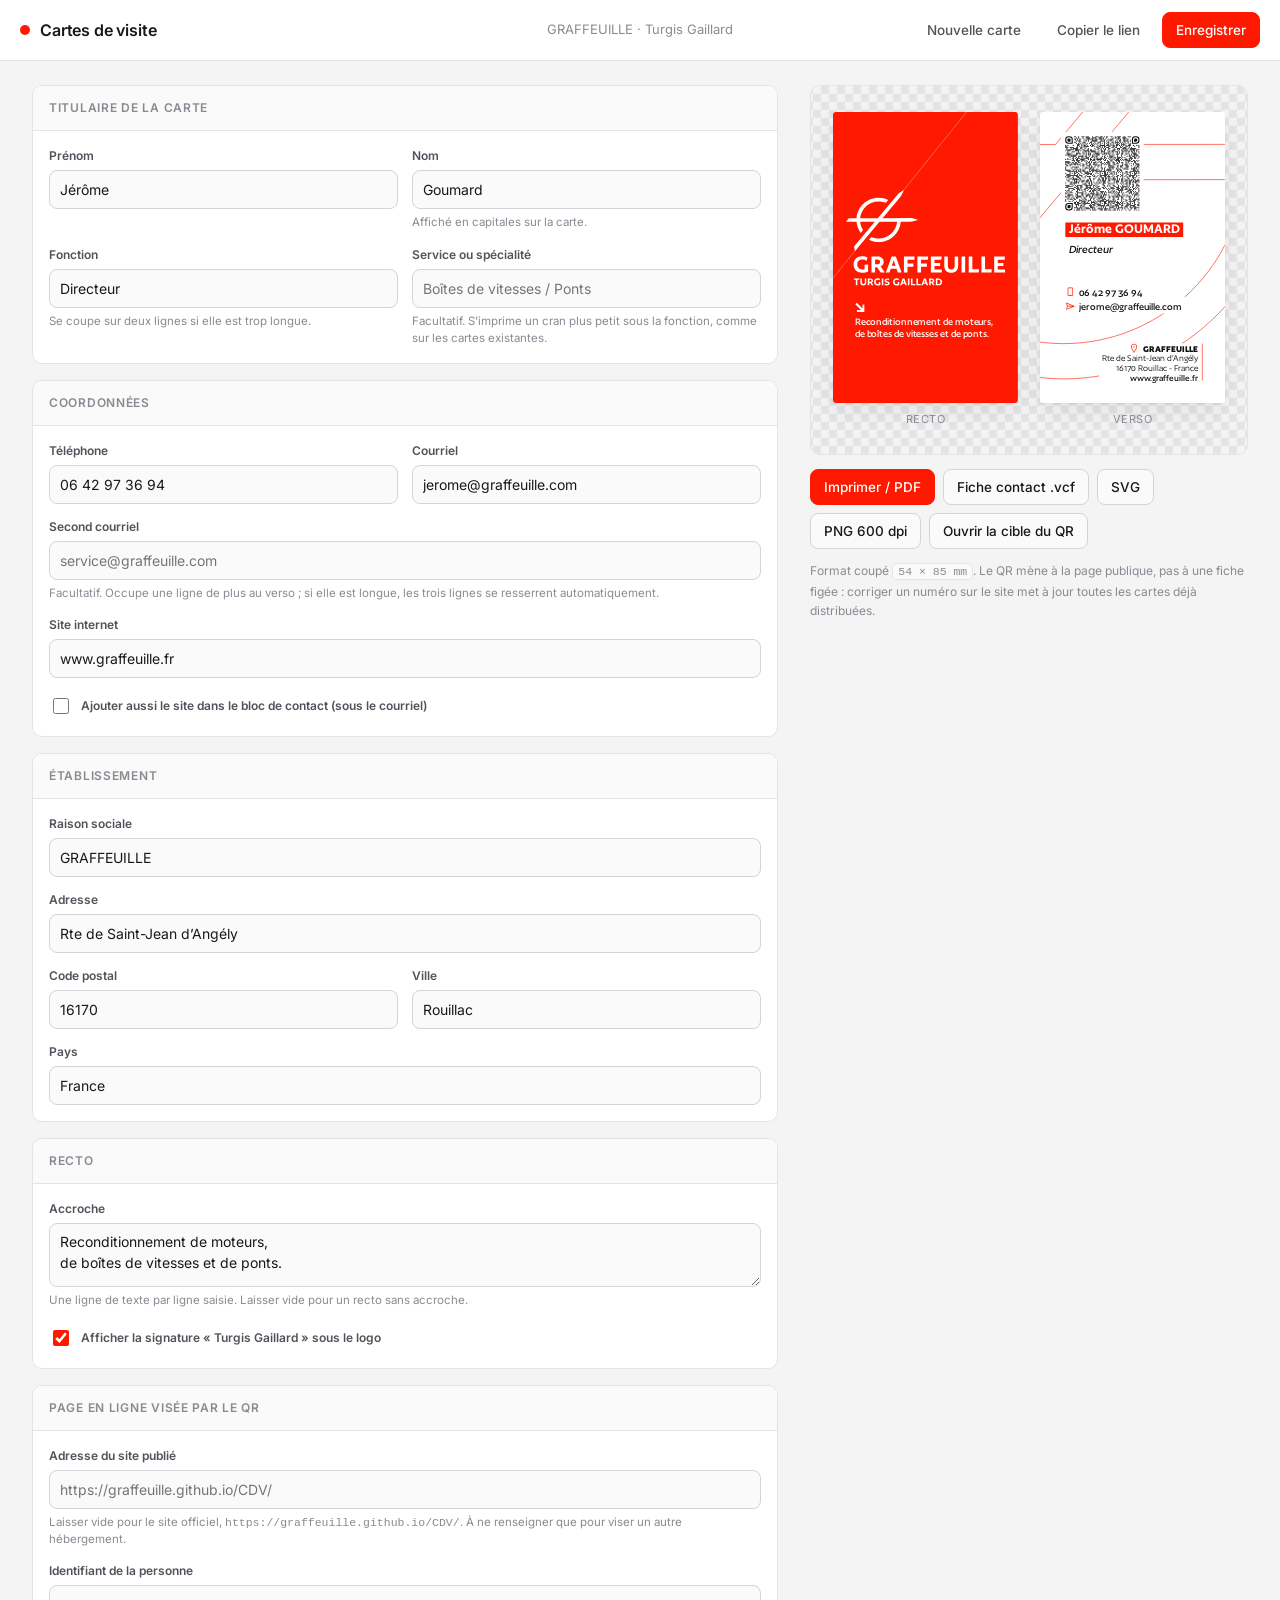
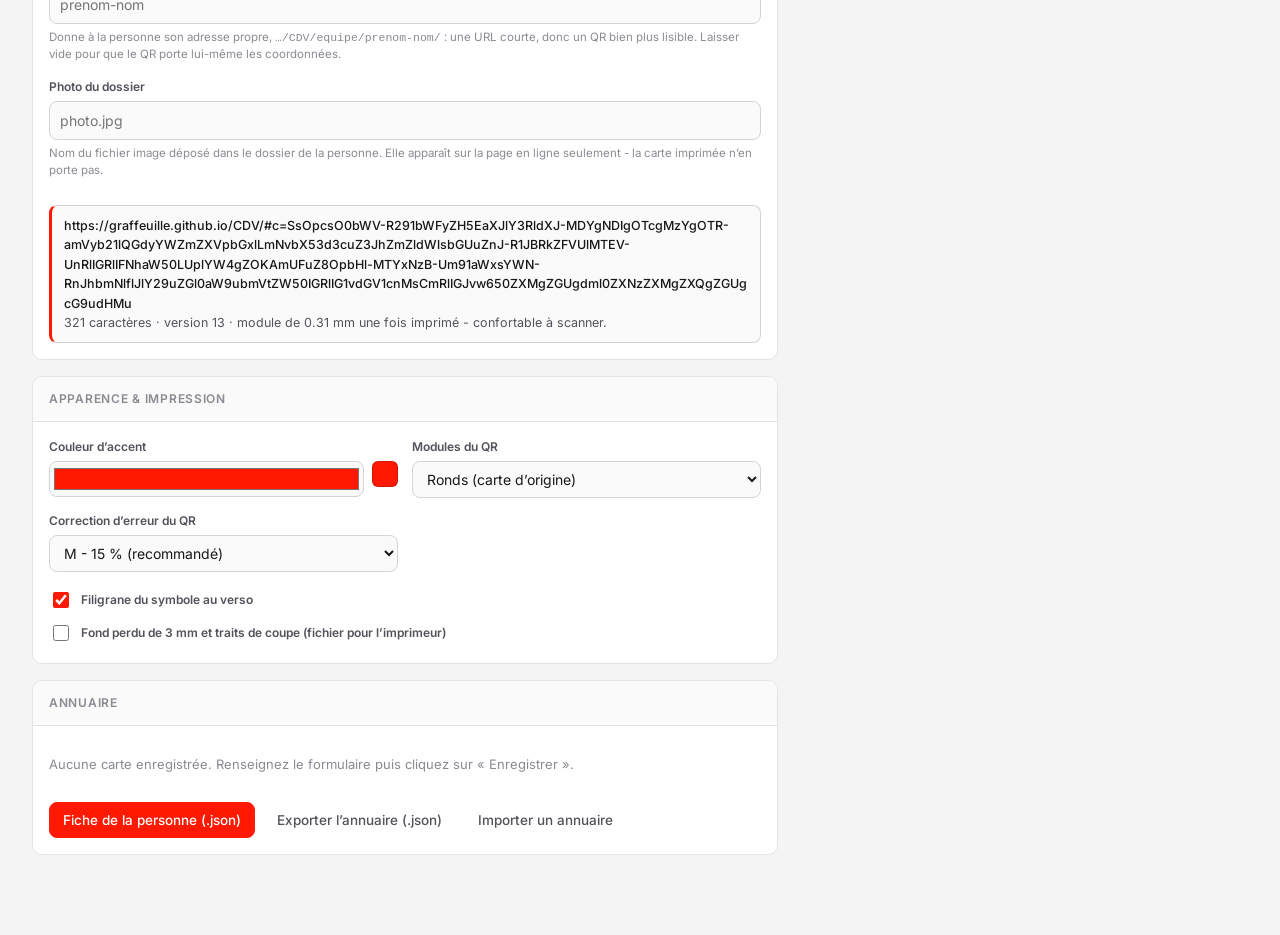
<file: editeur.html>
<!doctype html>
<html lang="fr">
<head>
<meta charset="utf-8">
<meta name="viewport" content="width=device-width, initial-scale=1">
<title>Éditeur des cartes GRAFFEUILLE</title>
<meta name="description" content="Atelier des cartes de visite GRAFFEUILLE : format 54 × 85 mm, QR pointant vers la carte en ligne, export PDF, SVG, PNG et .vcf.">
<meta name="robots" content="noindex, nofollow">
<link rel="icon" href="assets/img/favicon.svg?v=8f587bf3" type="image/svg+xml">
<link rel="stylesheet" href="assets/css/fonts.css?v=feb82bbe">
<link rel="stylesheet" href="assets/css/app.css?v=b946011f">
<style id="print-page">@page { margin: 0; size: 54mm 85mm; }</style>
</head>
<body>

<header class="topbar">
  <h1><span class="dot"></span> Cartes de visite</h1>
  <p class="topbar-sub">GRAFFEUILLE · Turgis Gaillard</p>
  <div class="topbar-actions">
    <button type="button" id="btn-new" class="ghost">Nouvelle carte</button>
    <button type="button" id="btn-share" class="ghost">Copier le lien</button>
    <button type="button" id="btn-save" class="primary">Enregistrer</button>
  </div>
</header>

<main class="layout">

  <!-- ------------------------------------------------------------ formulaire -->
  <form class="form-col" id="form" autocomplete="off">

    <section class="panel">
      <h2>Titulaire de la carte</h2>
      <div class="panel-body">
        <div class="grid">
          <div class="field">
            <label for="firstName">Prénom</label>
            <input type="text" id="firstName" name="firstName" placeholder="Jérôme">
          </div>
          <div class="field">
            <label for="lastName">Nom</label>
            <input type="text" id="lastName" name="lastName" placeholder="GOUMARD">
            <span class="hint">Affiché en capitales sur la carte.</span>
          </div>
          <div class="field">
            <label for="role">Fonction</label>
            <input type="text" id="role" name="role" placeholder="Responsable commercial">
            <span class="hint">Se coupe sur deux lignes si elle est trop longue.</span>
          </div>
          <div class="field">
            <label for="department">Service ou spécialité</label>
            <input type="text" id="department" name="department" placeholder="Boîtes de vitesses / Ponts">
            <span class="hint">Facultatif. S’imprime un cran plus petit sous la
              fonction, comme sur les cartes existantes.</span>
          </div>
        </div>
      </div>
    </section>

    <section class="panel">
      <h2>Coordonnées</h2>
      <div class="panel-body">
        <div class="grid">
          <div class="field">
            <label for="phone">Téléphone</label>
            <input type="tel" id="phone" name="phone" placeholder="06 42 97 36 94">
          </div>
          <div class="field">
            <label for="email">Courriel</label>
            <input type="email" id="email" name="email" placeholder="prenom@graffeuille.com">
          </div>
          <div class="field full">
            <label for="email2">Second courriel</label>
            <input type="email" id="email2" name="email2" placeholder="service@graffeuille.com">
            <span class="hint">Facultatif. Occupe une ligne de plus au verso ; si
              elle est longue, les trois lignes se resserrent automatiquement.</span>
          </div>
          <div class="field full">
            <label for="website">Site internet</label>
            <input type="url" id="website" name="website" placeholder="www.defense-securite.graffeuille.com">
          </div>
          <div class="field full">
            <label class="check">
              <input type="checkbox" id="websiteInContacts" name="websiteInContacts">
              Ajouter aussi le site dans le bloc de contact (sous le courriel)
            </label>
          </div>
        </div>
      </div>
    </section>

    <section class="panel">
      <h2>Établissement</h2>
      <div class="panel-body">
        <div class="grid">
          <div class="field full">
            <label for="company">Raison sociale</label>
            <input type="text" id="company" name="company" placeholder="GRAFFEUILLE">
          </div>
          <div class="field full">
            <label for="street">Adresse</label>
            <input type="text" id="street" name="street" placeholder="Rte de Saint-Jean d’Angély">
          </div>
          <div class="field">
            <label for="postalCode">Code postal</label>
            <input type="text" id="postalCode" name="postalCode" placeholder="16170">
          </div>
          <div class="field">
            <label for="city">Ville</label>
            <input type="text" id="city" name="city" placeholder="Rouillac">
          </div>
          <div class="field full">
            <label for="country">Pays</label>
            <input type="text" id="country" name="country" placeholder="France">
          </div>
        </div>
      </div>
    </section>

    <section class="panel">
      <h2>Recto</h2>
      <div class="panel-body">
        <div class="grid">
          <div class="field full">
            <label for="tagline">Accroche</label>
            <textarea id="tagline" name="tagline" rows="2"
              placeholder="Reconditionnement de moteurs,&#10;de boîtes de vitesses et de ponts."></textarea>
            <span class="hint">Une ligne de texte par ligne saisie. Laisser vide pour un recto sans accroche.</span>
          </div>
          <div class="field full">
            <label class="check">
              <input type="checkbox" id="showBaseline" name="showBaseline">
              Afficher la signature « Turgis Gaillard » sous le logo
            </label>
          </div>
        </div>
      </div>
    </section>

    <section class="panel">
      <h2>Page en ligne visée par le QR</h2>
      <div class="panel-body">
        <div class="grid">
          <div class="field full">
            <label for="siteBase">Adresse du site publié</label>
            <input type="url" id="siteBase" name="siteBase" placeholder="https://graffeuille.github.io/CDV/">
            <span class="hint">Laisser vide pour le site officiel,
              <code>https://graffeuille.github.io/CDV/</code>. À ne renseigner que
              pour viser un autre hébergement.</span>
          </div>
          <div class="field full">
            <label for="slug">Identifiant de la personne</label>
            <input type="text" id="slug" name="slug" placeholder="prenom-nom">
            <span class="hint">Donne à la personne son adresse propre,
              <code>…/CDV/equipe/prenom-nom/</code> : une URL courte, donc un QR bien
              plus lisible. Laisser vide pour que le QR porte lui-même les
              coordonnées.</span>
          </div>
          <div class="field full">
            <label for="photo">Photo du dossier</label>
            <input type="text" id="photo" name="photo" placeholder="photo.jpg">
            <span class="hint">Nom du fichier image déposé dans le dossier de la
              personne. Elle apparaît sur la page en ligne seulement - la carte
              imprimée n’en porte pas.</span>
          </div>
          <div class="field full">
            <p class="notice" id="qr-target"></p>
          </div>
        </div>
      </div>
    </section>

    <section class="panel">
      <h2>Apparence &amp; impression</h2>
      <div class="panel-body">
        <div class="grid">
          <div class="field">
            <label for="accent">Couleur d’accent</label>
            <div class="accent-row">
              <input type="color" id="accent" name="accent" value="#ff1900">
              <div class="swatches" id="swatches"></div>
            </div>
          </div>
          <div class="field">
            <label for="qrStyle">Modules du QR</label>
            <select id="qrStyle" name="qrStyle">
              <option value="dots" selected>Ronds (carte d’origine)</option>
              <option value="square">Carrés (plus de matière)</option>
            </select>
          </div>
          <div class="field">
            <label for="qrLevel">Correction d’erreur du QR</label>
            <select id="qrLevel" name="qrLevel">
              <option value="L">L - 7 % (code le plus léger)</option>
              <option value="M" selected>M - 15 % (recommandé)</option>
              <option value="Q">Q - 25 %</option>
              <option value="H">H - 30 % (le plus robuste)</option>
            </select>
          </div>
          <div class="field full">
            <label class="check">
              <input type="checkbox" id="watermark" name="watermark">
              Filigrane du symbole au verso
            </label>
            <label class="check">
              <input type="checkbox" id="bleed" name="bleed">
              Fond perdu de 3 mm et traits de coupe (fichier pour l’imprimeur)
            </label>
          </div>
        </div>
      </div>
    </section>

    <section class="panel">
      <h2>Annuaire</h2>
      <div class="panel-body">
        <div class="roster" id="roster"></div>
        <div class="exports">
          <button type="button" id="btn-export-card" class="primary">Fiche de la personne (.json)</button>
          <button type="button" id="btn-export-json" class="ghost">Exporter l’annuaire (.json)</button>
          <button type="button" id="btn-import-json" class="ghost">Importer un annuaire</button>
          <input type="file" id="file-json" accept="application/json,.json" hidden>
        </div>
      </div>
    </section>
  </form>

  <!-- --------------------------------------------------------------- aperçu -->
  <div class="preview-col">
    <div class="preview-stage">
      <div class="cards">
        <figure class="card-slot" style="margin:0">
          <div id="preview-front"></div>
          <figcaption>Recto</figcaption>
        </figure>
        <figure class="card-slot" style="margin:0">
          <div id="preview-back"></div>
          <figcaption>Verso</figcaption>
        </figure>
      </div>
    </div>

    <div class="preview-tools">
      <div class="exports">
        <button type="button" id="btn-print" class="primary">Imprimer / PDF</button>
        <button type="button" id="btn-vcf">Fiche contact .vcf</button>
        <button type="button" id="btn-svg">SVG</button>
        <button type="button" id="btn-png">PNG 600 dpi</button>
        <button type="button" id="btn-open-public">Ouvrir la cible du QR</button>
      </div>
      <p class="notice alerte" id="font-notice" hidden></p>
      <p class="notice" id="embedded-notice" hidden></p>
      <p class="meta" id="meta"></p>
    </div>
  </div>
</main>

<div id="print-area" aria-hidden="true"></div>
<div class="toast" id="toast" role="status" aria-live="polite"></div>

<script src="assets/js/fontes.js?v=1c71fda2"></script>
<script src="assets/js/qrcode.js?v=28f56122"></script>
<script src="assets/js/icons.js?v=a73bc8ba"></script>
<script src="assets/js/logo.js?v=bf66fcb8"></script>
<script src="assets/js/contact.js?v=b3de8395"></script>
<script src="assets/js/card.js?v=6f7b7e4b"></script>
<script src="assets/js/app.js?v=695f0ba6"></script>
</body>
</html>
</file>
<file: assets/css/fonts.css>
/* fonts.css — fontes servies par le site plutôt que par un tiers.
 * Author est sous ITF Free Font License ; Montserrat, Inter et Archivo
 * sous SIL Open Font License 1.1.
 *
 * Les héberger ici n'est pas qu'une question de confidentialité : la mise
 * en page du verso dépend de la mesure du texte rendu, et une fonte de
 * repli plus large ferait basculer un nom sur deux lignes.
 */

/* Author - Indian Type Foundry, ITF Free Font License.
 * Fonte du fichier d'impression : c'est elle qui donne au verso ses largeurs
 * exactes. Les fichiers sont servis tels que livrés, sans sous-ensemble ni
 * conversion, ce que la licence interdit.
 */
@font-face {
  font-family: 'Author';
  font-style: normal;
  font-weight: 400;
  font-display: swap;
  src: url(../fonts/author/Author-Regular.woff2) format('woff2');
}

@font-face {
  font-family: 'Author';
  font-style: normal;
  font-weight: 500;
  font-display: swap;
  src: url(../fonts/author/Author-Medium.woff2) format('woff2');
}

@font-face {
  font-family: 'Author';
  font-style: italic;
  font-weight: 500;
  font-display: swap;
  src: url(../fonts/author/Author-MediumItalic.woff2) format('woff2');
}

@font-face {
  font-family: 'Author';
  font-style: normal;
  font-weight: 600;
  font-display: swap;
  src: url(../fonts/author/Author-Semibold.woff2) format('woff2');
}

@font-face {
  font-family: 'Author';
  font-style: normal;
  font-weight: 700;
  font-display: swap;
  src: url(../fonts/author/Author-Bold.woff2) format('woff2');
}

/* Inter — interface et page publique. */
@font-face {
  font-family: 'Inter';
  font-style: normal;
  font-weight: 400;
  font-display: swap;
  src: url(../fonts/inter-400.woff2) format('woff2');
  unicode-range: U+0000-00FF, U+0131, U+0152-0153, U+02BB-02BC, U+02C6, U+02DA, U+02DC, U+0304, U+0308, U+0329, U+2000-206F, U+20AC, U+2122, U+2191, U+2193, U+2212, U+2215, U+FEFF, U+FFFD;
}

@font-face {
  font-family: 'Inter';
  font-style: normal;
  font-weight: 500;
  font-display: swap;
  src: url(../fonts/inter-500.woff2) format('woff2');
  unicode-range: U+0000-00FF, U+0131, U+0152-0153, U+02BB-02BC, U+02C6, U+02DA, U+02DC, U+0304, U+0308, U+0329, U+2000-206F, U+20AC, U+2122, U+2191, U+2193, U+2212, U+2215, U+FEFF, U+FFFD;
}

@font-face {
  font-family: 'Inter';
  font-style: normal;
  font-weight: 600;
  font-display: swap;
  src: url(../fonts/inter-600.woff2) format('woff2');
  unicode-range: U+0000-00FF, U+0131, U+0152-0153, U+02BB-02BC, U+02C6, U+02DA, U+02DC, U+0304, U+0308, U+0329, U+2000-206F, U+20AC, U+2122, U+2191, U+2193, U+2212, U+2215, U+FEFF, U+FFFD;
}
</file>
<file: assets/css/app.css>
/* app.css — interface de l'éditeur de cartes de visite GRAFFEUILLE */

:root {
  color-scheme: light dark;
  --accent: #ff1900;
  --bg: #f4f4f5;
  --panel: #ffffff;
  --panel-2: #fafafa;
  --ink: #18181b;
  --ink-soft: #52525b;
  --ink-faint: #8a8a93;
  --line: #e4e4e7;
  --line-strong: #d4d4d8;
  --focus: #ff1900;
  --radius: 10px;
  --shadow: 0 1px 2px rgba(0, 0, 0, .05), 0 8px 24px rgba(0, 0, 0, .07);
}

/* Thème sombre : appliqué au réglage système, sauf choix explicite du clair… */
@media (prefers-color-scheme: dark) {
  :root:not([data-theme="light"]) {
    --bg: #131316;
    --panel: #1c1c20;
    --panel-2: #232328;
    --ink: #f4f4f5;
    --ink-soft: #a1a1aa;
    --ink-faint: #71717a;
    --line: #2e2e34;
    --line-strong: #3f3f46;
    --shadow: 0 1px 2px rgba(0, 0, 0, .4), 0 8px 24px rgba(0, 0, 0, .45);
  }
}

/* …et au choix explicite du sombre, quel que soit le réglage système. */
:root[data-theme="dark"] {
  --bg: #131316;
  --panel: #1c1c20;
  --panel-2: #232328;
  --ink: #f4f4f5;
  --ink-soft: #a1a1aa;
  --ink-faint: #71717a;
  --line: #2e2e34;
  --line-strong: #3f3f46;
  --shadow: 0 1px 2px rgba(0, 0, 0, .4), 0 8px 24px rgba(0, 0, 0, .45);
}

* { box-sizing: border-box; }

body {
  margin: 0;
  background: var(--bg);
  color: var(--ink);
  font: 15px/1.5 'Inter', -apple-system, BlinkMacSystemFont, 'Segoe UI', Roboto, Helvetica, Arial, sans-serif;
  -webkit-font-smoothing: antialiased;
}

/* ---------------------------------------------------------------- en-tête */

/* Trois colonnes égales sur les bords : le sous-titre tombe au milieu du
   bandeau, et non au milieu de ce qui reste entre le titre et les boutons. */
.topbar {
  position: sticky;
  top: 0;
  z-index: 20;
  display: grid;
  grid-template-columns: minmax(0, 1fr) auto minmax(0, 1fr);
  gap: 12px;
  align-items: center;
  padding: 12px 20px;
  background: var(--panel);
  border-bottom: 1px solid var(--line);
}

.topbar-sub {
  margin: 0;
  text-align: center;
  font-size: 13px;
  color: var(--ink-faint);
  white-space: nowrap;
}

/* Sous 860 px les trois blocs ne tiennent plus côte à côte : ils s'empilent,
   le sous-titre reste centré. */
@media (max-width: 860px) {
  .topbar { grid-template-columns: 1fr; justify-items: center; }
  .topbar h1 { justify-content: center; }
}

.topbar h1 {
  margin: 0;
  white-space: nowrap;
  font-size: 16px;
  font-weight: 650;
  letter-spacing: -.01em;
  display: flex;
  align-items: center;
  gap: 10px;
}

.topbar h1 .dot {
  width: 10px; height: 10px; border-radius: 50%;
  background: var(--accent);
}

.topbar-actions {
  display: flex;
  flex-wrap: wrap;
  gap: 8px;
  justify-content: flex-end;
}

/* ------------------------------------------------------------------ boutons */

button, .btn {
  font: inherit;
  display: inline-flex;
  align-items: center;
  text-decoration: none;
  font-size: 13.5px;
  font-weight: 500;
  padding: 7px 13px;
  border-radius: 8px;
  border: 1px solid var(--line-strong);
  background: var(--panel-2);
  color: var(--ink);
  cursor: pointer;
  transition: background .12s, border-color .12s, transform .06s;
}

button:hover, .btn:hover { background: var(--line); }
button:active { transform: translateY(1px); }
button:focus-visible, .btn:focus-visible,
input:focus-visible, textarea:focus-visible, select:focus-visible {
  outline: 2px solid var(--focus);
  outline-offset: 2px;
}

button.primary {
  background: var(--accent);
  border-color: var(--accent);
  color: #fff;
}
button.primary:hover { background: #cf2c23; border-color: #cf2c23; }

button.ghost { background: transparent; border-color: transparent; color: var(--ink-soft); }
button.ghost:hover { background: var(--line); color: var(--ink); }

button.danger { color: #c0392b; }

/* -------------------------------------------------------------- disposition */

.layout {
  display: grid;
  grid-template-columns: minmax(0, 1fr) minmax(0, 420px);
  gap: 28px;
  align-items: start;
  max-width: 1240px;
  margin: 0 auto;
  padding: 24px 20px 80px;
}

/* ------------------------------------------------------------------ formulaire */

.panel {
  background: var(--panel);
  border: 1px solid var(--line);
  border-radius: var(--radius);
  margin-bottom: 16px;
  overflow: hidden;
}

.panel > h2 {
  margin: 0;
  font-size: 12px;
  font-weight: 650;
  letter-spacing: .06em;
  text-transform: uppercase;
  color: var(--ink-faint);
  padding: 13px 16px;
  border-bottom: 1px solid var(--line);
  background: var(--panel-2);
}

.panel-body { padding: 16px; }

.grid { display: grid; gap: 14px; grid-template-columns: repeat(2, minmax(0, 1fr)); }
.grid .full { grid-column: 1 / -1; }
@media (max-width: 560px) { .grid { grid-template-columns: minmax(0, 1fr); } }

.field { display: flex; flex-direction: column; gap: 5px; min-width: 0; }

.field label {
  font-size: 12px;
  font-weight: 550;
  color: var(--ink-soft);
}

.field .hint { font-size: 11.5px; color: var(--ink-faint); }

input[type="text"], input[type="tel"], input[type="email"], input[type="url"],
textarea, select {
  font: inherit;
  font-size: 14px;
  width: 100%;
  padding: 8px 10px;
  border: 1px solid var(--line-strong);
  border-radius: 8px;
  background: var(--panel-2);
  color: var(--ink);
}

textarea { resize: vertical; min-height: 64px; line-height: 1.45; }

input[type="color"] {
  width: 100%;
  height: 36px;
  padding: 2px;
  border: 1px solid var(--line-strong);
  border-radius: 8px;
  background: var(--panel-2);
  cursor: pointer;
}

.check {
  display: flex;
  align-items: center;
  gap: 9px;
  font-size: 13.5px;
  color: var(--ink-soft);
  cursor: pointer;
  padding: 3px 0;
}
.check input { width: 16px; height: 16px; accent-color: var(--accent); cursor: pointer; }

/* Le sélecteur et la pastille sur une seule ligne : la pastille pendait sous
   le champ et décalait la rangée par rapport au champ voisin. */
.accent-row { display: flex; align-items: stretch; gap: 8px; }
.accent-row input[type="color"] { flex: 1 1 auto; min-width: 0; }
.swatches { display: flex; gap: 7px; flex-wrap: wrap; }
.swatch {
  width: 26px; height: 26px;
  border-radius: 6px;
  border: 1px solid rgba(0, 0, 0, .18);
  cursor: pointer;
  padding: 0;
}

/* ------------------------------------------------------------------- aperçu */

.preview-col { position: sticky; top: 76px; }
.preview-stage { padding-block: 0; }

.cards {
  display: flex;
  flex-wrap: wrap;
  gap: 18px;
  justify-content: center;
  padding: 22px 16px;
  background:
    repeating-conic-gradient(var(--line) 0% 25%, transparent 0% 50%) 50% / 16px 16px;
  border: 1px solid var(--line);
  border-radius: var(--radius);
}

.card-slot { display: flex; flex-direction: column; align-items: center; gap: 8px; }

.card-slot .card-svg {
  width: 168px;
  height: auto;
  display: block;
  border-radius: 3px;
  box-shadow: var(--shadow);
  background: #fff;
}

.card-slot figcaption {
  font-size: 11px;
  letter-spacing: .05em;
  text-transform: uppercase;
  color: var(--ink-faint);
}

.exports { display: flex; flex-wrap: wrap; gap: 8px; margin-top: 14px; }

/* Variante d'alerte : un avertissement qui change la validité du fichier
   d'impression ne doit pas se lire comme une note de bas de page. */
.notice.alerte {
  color: var(--ink);
  background: color-mix(in srgb, var(--accent) 8%, var(--panel));
  border-color: var(--accent);
  border-left-width: 3px;
}

.notice {
  margin: 12px 0 0;
  padding: 10px 12px;
  font-size: 12.5px;
  line-height: 1.55;
  color: var(--ink-soft);
  background: var(--panel-2);
  border: 1px solid var(--line-strong);
  border-left: 3px solid var(--accent);
  border-radius: 8px;
}

.meta {
  margin-top: 12px;
  font-size: 12px;
  color: var(--ink-faint);
  line-height: 1.6;
}
.meta code {
  font-family: ui-monospace, SFMono-Regular, Menlo, monospace;
  font-size: 11.5px;
  background: var(--panel-2);
  border: 1px solid var(--line);
  border-radius: 4px;
  padding: 1px 5px;
}

/* ------------------------------------------------------------------ annuaire */

.roster { display: flex; flex-direction: column; gap: 6px; }

.roster-item {
  display: flex;
  align-items: center;
  gap: 10px;
  padding: 8px 10px;
  border: 1px solid var(--line);
  border-radius: 8px;
  background: var(--panel-2);
  cursor: pointer;
  text-align: left;
  width: 100%;
  font: inherit;
}
.roster-item:hover { border-color: var(--line-strong); }
.roster-item[aria-current="true"] { border-color: var(--accent); }

.roster-item .who { flex: 1; min-width: 0; }
.roster-item .who strong { display: block; font-size: 13.5px; font-weight: 600; }
.roster-item .who span {
  display: block;
  font-size: 12px;
  color: var(--ink-faint);
  overflow: hidden;
  text-overflow: ellipsis;
  white-space: nowrap;
}

.roster-empty { font-size: 13px; color: var(--ink-faint); }

.toast {
  position: fixed;
  left: 50%;
  bottom: 24px;
  transform: translateX(-50%) translateY(12px);
  background: var(--ink);
  color: var(--bg);
  font-size: 13.5px;
  padding: 10px 16px;
  border-radius: 999px;
  box-shadow: var(--shadow);
  opacity: 0;
  pointer-events: none;
  transition: opacity .18s, transform .18s;
  z-index: 50;
}
.toast.show { opacity: 1; transform: translateX(-50%) translateY(0); }

/* ---------------------------------------------------------------- impression
 * Seule la zone d'impression est conservée ; le format de page est calé au
 * millimètre sur la carte, avec ou sans fond perdu.
 */
#print-area { display: none; }

#qr-target strong {
  font-weight: 500;
  color: var(--ink);
  overflow-wrap: anywhere;
}

/* Panneau étroit (téléphone, aperçu intégré) : l'aperçu devient un bandeau
 * fixe en haut et le formulaire remonte juste en dessous, pour que les champs
 * soient visibles sans avoir à faire défiler la page. */
/* ------------------------------------------------------------ ordinateur */

/* L'éditeur s'emploie sur un poste de travail. Au-delà de 1200 px, la place
 * gagnée va à la carte — c'est elle qu'on juge — plutôt qu'à des champs
 * étirés sur toute la largeur pour y loger un code postal. */
@media (min-width: 1200px) {
  .layout {
    max-width: 1580px;
    grid-template-columns: minmax(0, 1fr) minmax(400px, 36%);
    gap: 32px;
    padding: 24px 32px 64px;
  }
  .cards { padding: 26px 22px; gap: 22px; }
  .card-slot { flex: 1 1 0; min-width: 0; }
  /* Le SVG vit dans un div intermédiaire que align-items: center empêche de
     s'étirer : sans cette ligne son width:100% se calcule sur sa propre
     largeur intrinsèque de 54 mm, et la vignette reste à 204 px. */
  .card-slot > div { width: 100%; }
  .card-slot .card-svg { width: 100%; }
  .card-slot figcaption { font-size: 11px; }
}

/* Plus large encore : les panneaux se rangent sur deux colonnes alignées, et
 * le formulaire cesse de dérouler deux mètres et demi de page. L'annuaire,
 * dernier panneau, tient la largeur entière. */
@media (min-width: 1360px) {
  .form-col {
    display: grid;
    grid-template-columns: repeat(2, minmax(0, 1fr));
    gap: 20px;
  }
  /* Les panneaux d'une même rangée finissent à la même hauteur : laissés à
     leur hauteur propre, leurs bords bas se décalaient d'une colonne à
     l'autre et la grille cessait de se lire comme une grille. */
  .form-col > .panel { display: flex; flex-direction: column; }
  .form-col > .panel .panel-body { flex: 1 1 auto; }
  .form-col > .panel { margin: 0; }
  .form-col > .panel:last-child { grid-column: 1 / -1; }
}

/* Dès que le bandeau se replie sur plusieurs rangs il devient haut : collant,
 * il masquerait les premiers champs. On le laisse donc défiler. */
@media (max-width: 1000px) {
  .topbar { position: static; }
}

@media (max-width: 900px) {
  .layout { display: flex; flex-direction: column; gap: 16px; padding-top: 0; }
  .preview-col { display: contents; }
  .preview-stage {
    order: 1;
    position: sticky;
    top: 0;
    z-index: 10;
    background: var(--bg);
    padding-block: 10px;
  }
  #form { order: 2; }
  .preview-tools { order: 3; }
  /* Les deux cartes restent côte à côte : passées à la ligne, le bandeau
   * doublait de hauteur et recouvrait le formulaire — sur un écran de
   * téléphone il n'en restait plus rien. Et leur largeur est bornée par la
   * hauteur de l'écran, pas par une valeur fixe : le bandeau garde ainsi la
   * même part de l'écran quel que soit l'appareil. */
  .cards { padding: 12px 10px; gap: 12px; flex-wrap: nowrap; }
  .card-slot .card-svg { width: min(104px, 16vh); }
  .card-slot figcaption { font-size: 10px; }
}

@media print {
  body { background: #fff; }
  .topbar, .layout { display: none !important; }
  #print-area { display: block; }
  #print-area .card-svg { display: block; page-break-after: always; }
  #print-area .card-svg:last-child { page-break-after: auto; }
}

@page { margin: 0; size: 54mm 85mm; }
</file>
